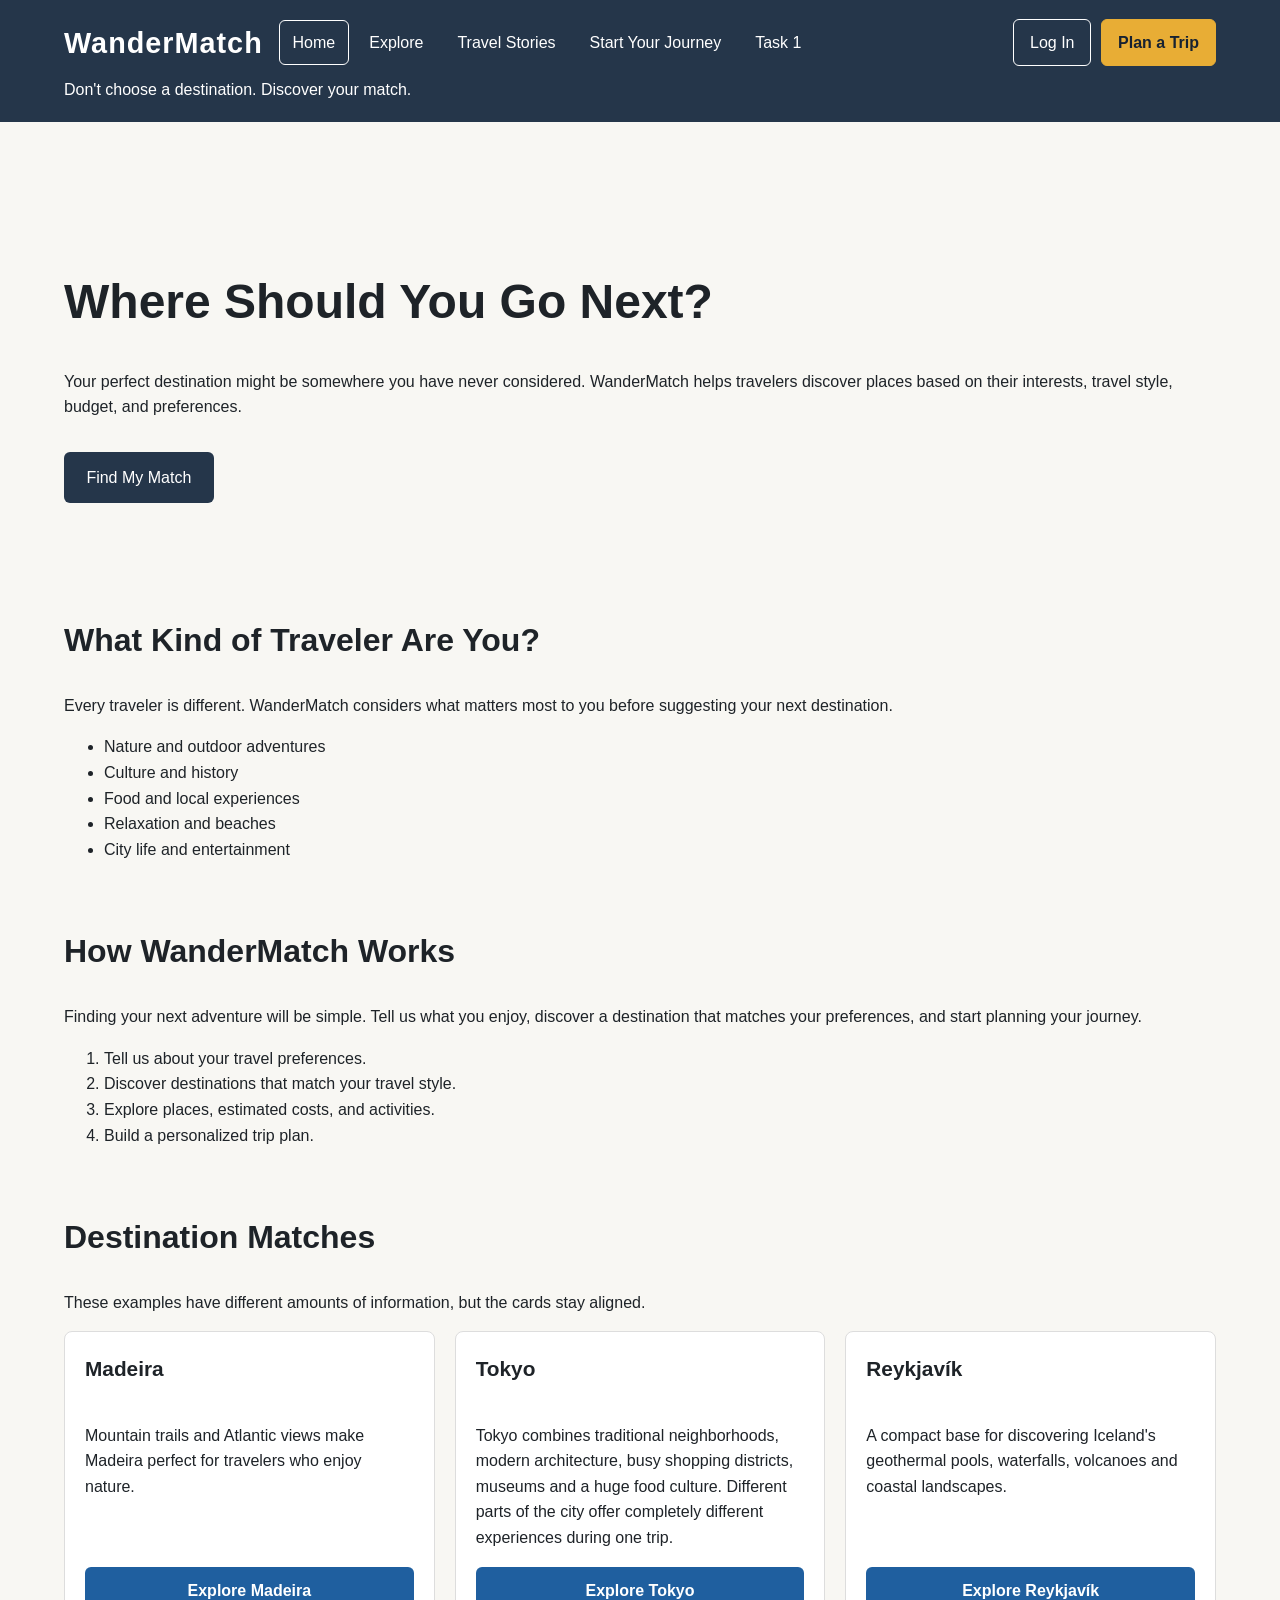
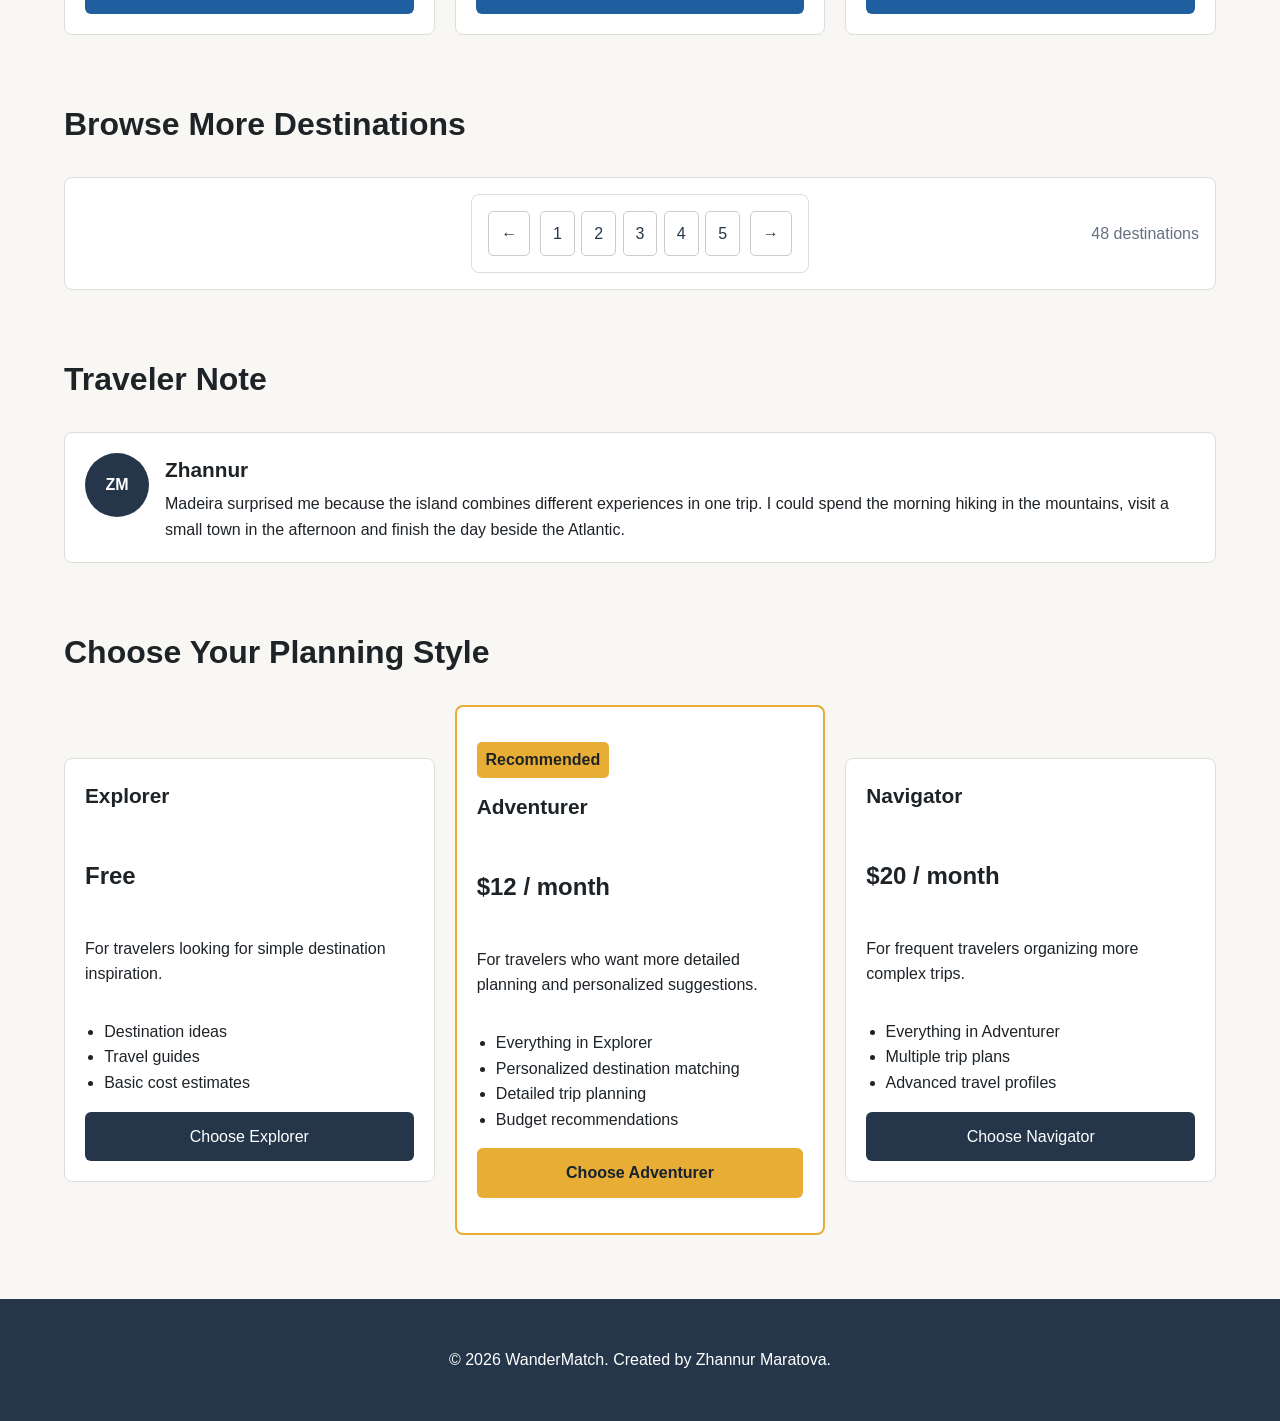
<file: index.html>
<!DOCTYPE html>
<html lang="en">
<head>
    <meta charset="UTF-8">
    <meta name="viewport" content="width=device-width, initial-scale=1.0">
    <link rel="stylesheet" href="css/style.css">
    <title>WanderMatch | Find Your Next Adventure</title>
</head>
<body>
    <header class="site-header">
        <div class="site-navbar">
            <a href="index.html" class="site-logo">WanderMatch</a>

            <nav class="site-links">
                <a href="index.html" class="active">Home</a>
                <a href="about.html">Explore</a>
                <a href="stories.html">Travel Stories</a>
                <a href="contact.html">Start Your Journey</a>
                <a href="task1.html">Task 1</a>
            </nav>

            <div class="nav-actions">
                <button type="button">Log In</button>
                <button type="button" class="primary-button">Plan a Trip</button>
            </div>
        </div>

        <p class="tagline">Don't choose a destination. Discover your match.</p>
    </header>

    <main>
        <section class="hero-section">
            <h1>Where Should You Go Next?</h1>
            <p>
                Your perfect destination might be somewhere you have never considered.
                WanderMatch helps travelers discover places based on their interests,
                travel style, budget, and preferences.
            </p>
            <a href="contact.html" class="main-button">Find My Match</a>
        </section>

        <section>
            <h2>What Kind of Traveler Are You?</h2>
            <p>
                Every traveler is different. WanderMatch considers what matters
                most to you before suggesting your next destination.
            </p>
            <ul>
                <li>Nature and outdoor adventures</li>
                <li>Culture and history</li>
                <li>Food and local experiences</li>
                <li>Relaxation and beaches</li>
                <li>City life and entertainment</li>
            </ul>
        </section>

        <section>
            <h2>How WanderMatch Works</h2>
            <p>
                Finding your next adventure will be simple. Tell us what you enjoy,
                discover a destination that matches your preferences, and start
                planning your journey.
            </p>
            <ol>
                <li>Tell us about your travel preferences.</li>
                <li>Discover destinations that match your travel style.</li>
                <li>Explore places, estimated costs, and activities.</li>
                <li>Build a personalized trip plan.</li>
            </ol>
        </section>

        <section>
            <h2>Destination Matches</h2>
            <p>These examples have different amounts of information, but the cards stay aligned.</p>

            <div class="destination-cards">
                <div class="destination-card">
                    <h3>Madeira</h3>
                    <p>Mountain trails and Atlantic views make Madeira perfect for travelers who enjoy nature.</p>
                    <button type="button" class="card-button">Explore Madeira</button>
                </div>

                <div class="destination-card">
                    <h3>Tokyo</h3>
                    <p>Tokyo combines traditional neighborhoods, modern architecture, busy shopping districts, museums and a huge food culture. Different parts of the city offer completely different experiences during one trip.</p>
                    <button type="button" class="card-button">Explore Tokyo</button>
                </div>

                <div class="destination-card">
                    <h3>Reykjavík</h3>
                    <p>A compact base for discovering Iceland's geothermal pools, waterfalls, volcanoes and coastal landscapes.</p>
                    <button type="button" class="card-button">Explore Reykjavík</button>
                </div>
            </div>
        </section>

        <section>
            <h2>Browse More Destinations</h2>

            <div class="pagination">
                <span class="pagination-space"></span>

                <div class="pagination -controls">
                    <button type="button">←</button>

                    <div class="page-numbers">
                        <a href="#">1</a>
                        <a href="#">2</a>
                        <a href="#">3</a>
                        <a href="#">4</a>
                        <a href="#">5</a>
                    </div>

                    <button type="button">→</button>
                </div>

                <span class="result-count">48 destinations</span>
            </div>
        </section>

        <section>
            <h2>Traveler Note</h2>

            <div class="comment">
                <div class="avatar">ZM</div>

                <div class="comment-content">
                    <h3>Zhannur</h3>
                    <p>
                        Madeira surprised me because the island combines different experiences in one trip.
                        I could spend the morning hiking in the mountains, visit a small town in the afternoon
                        and finish the day beside the Atlantic.
                    </p>
                </div>
            </div>
        </section>

        <section>
            <h2>Choose Your Planning Style</h2>

            <div class="pricing-plans">
                <div class="price-card">
                    <h3>Explorer</h3>
                    <p class="price">Free</p>
                    <p>For travelers looking for simple destination inspiration.</p>
                    <ul>
                        <li>Destination ideas</li>
                        <li>Travel guides</li>
                        <li>Basic cost estimates</li>
                    </ul>
                    <button type="button">Choose Explorer</button>
                </div>

                <div class="price-card recommended">
                    <span class="recommended-label">Recommended</span>
                    <h3>Adventurer</h3>
                    <p class="price">$12 / month</p>
                    <p>For travelers who want more detailed planning and personalized suggestions.</p>
                    <ul>
                        <li>Everything in Explorer</li>
                        <li>Personalized destination matching</li>
                        <li>Detailed trip planning</li>
                        <li>Budget recommendations</li>
                    </ul>
                    <button type="button" class="primary-button">Choose Adventurer</button>
                </div>

                <div class="price-card">
                    <h3>Navigator</h3>
                    <p class="price">$20 / month</p>
                    <p>For frequent travelers organizing more complex trips.</p>
                    <ul>
                        <li>Everything in Adventurer</li>
                        <li>Multiple trip plans</li>
                        <li>Advanced travel profiles</li>
                    </ul>
                    <button type="button">Choose Navigator</button>
                </div>
            </div>
        </section>
    </main>

    <footer>
        <p>&copy; 2026 WanderMatch. Created by Zhannur Maratova.</p>
    </footer>
</body>
</html>
</file>
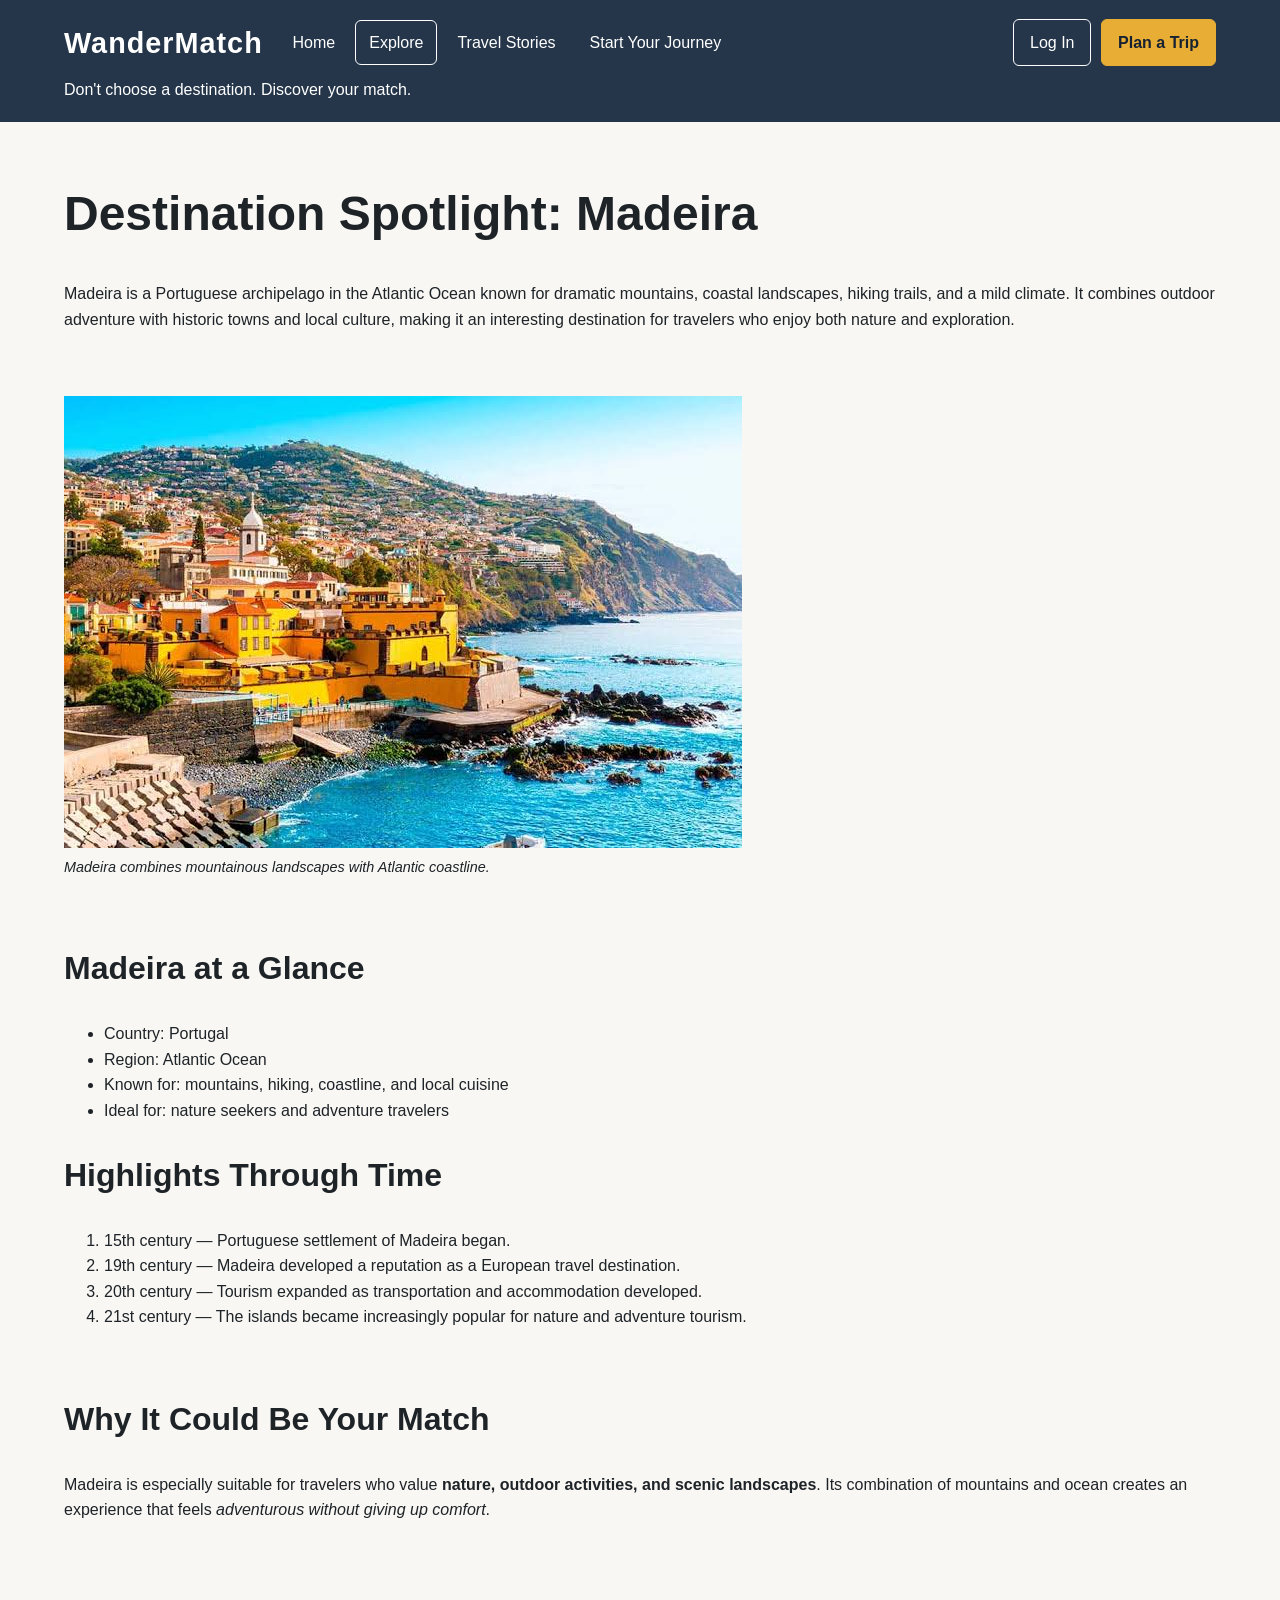
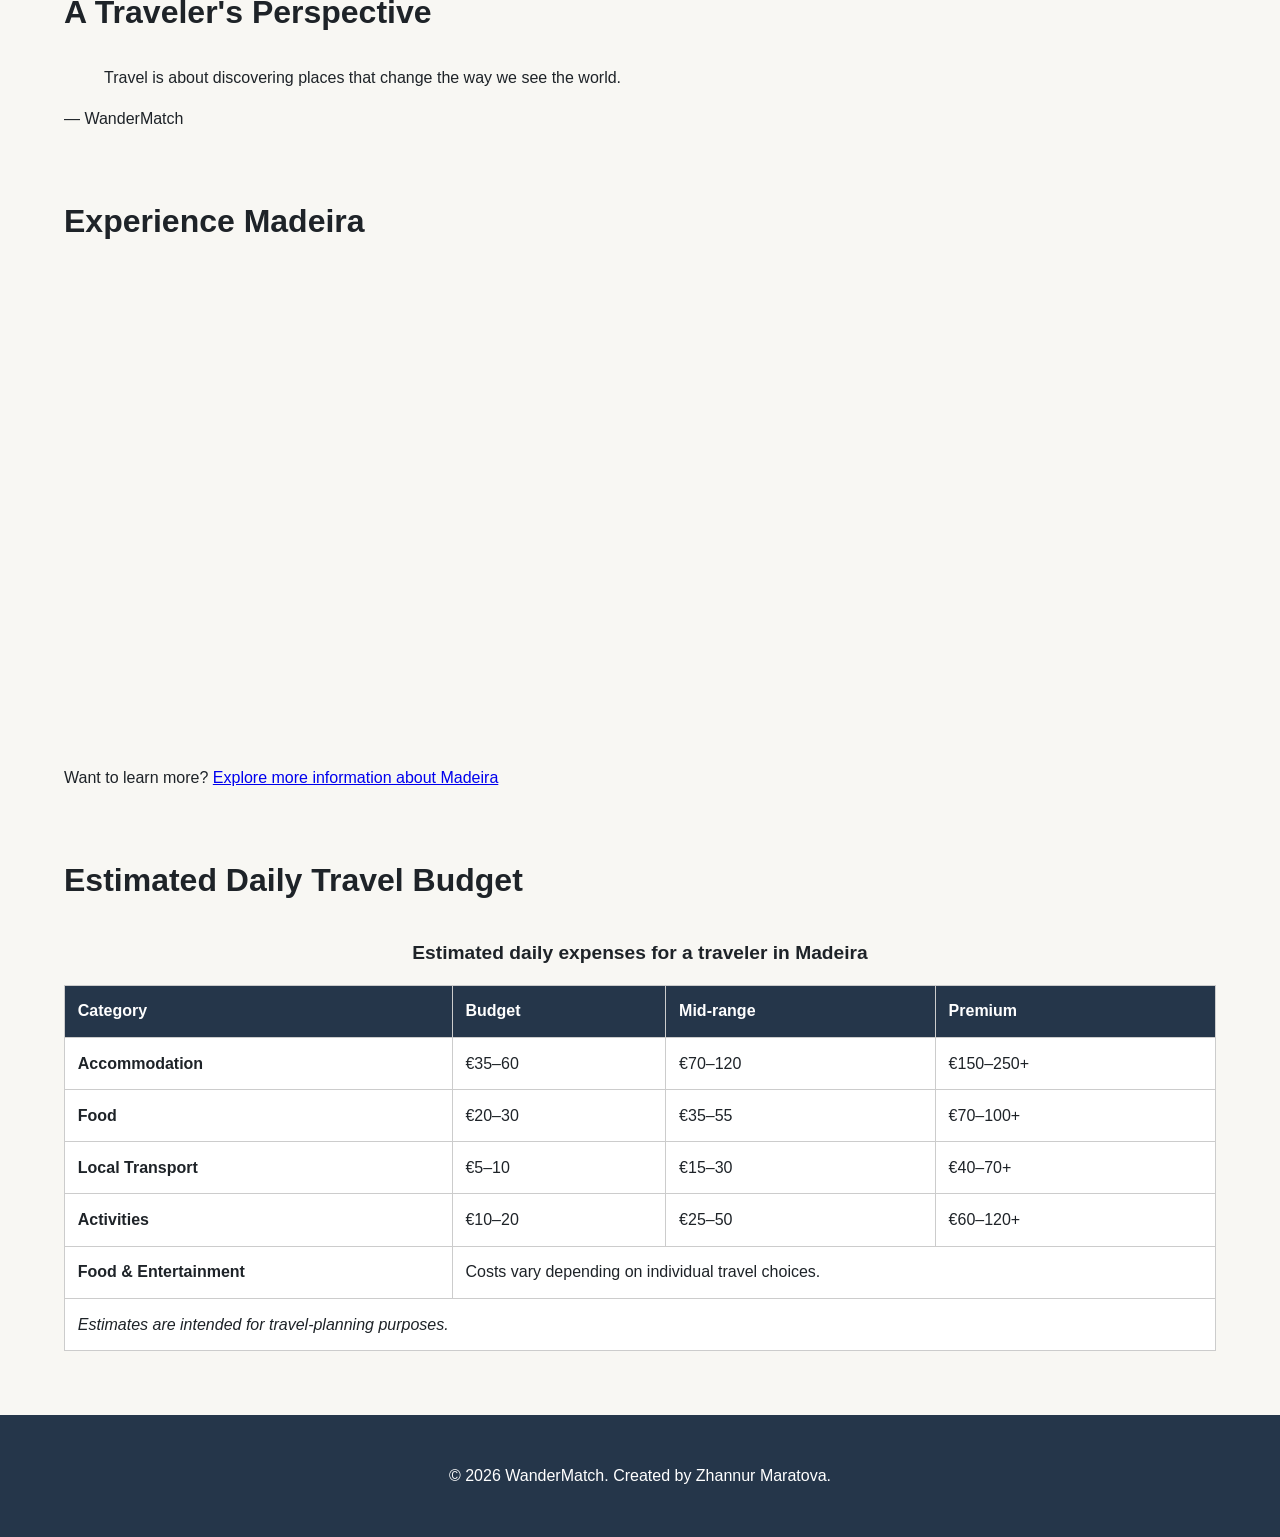
<file: about.html>
<!DOCTYPE html>
<html lang="en">
<head>
    <meta charset="UTF-8">
    <meta name="viewport" content="width=device-width, initial-scale=1.0">
    <link rel="stylesheet" href="css/style.css">
    <title>WanderMatch | Explore</title>
</head>
<body>
    <header class="site-header">
        <div class="site-navbar">
            <a href="index.html" class="site-logo">WanderMatch</a>

            <nav class="site-links">
                <a href="index.html">Home</a>
                <a href="about.html" class="active">Explore</a>
                <a href="stories.html">Travel Stories</a>
                <a href="contact.html">Start Your Journey</a>
            </nav>

            <div class="nav-actions">
                <button type="button">Log In</button>
                <button type="button" class="primary-button">Plan a Trip</button>
            </div>
        </div>

        <p class="tagline">Don't choose a destination. Discover your match.</p>
    </header>

<main>
    <section>
    <h1>Destination Spotlight: Madeira</h1>

    <p>
        Madeira is a Portuguese archipelago in the Atlantic Ocean known for
        dramatic mountains, coastal landscapes, hiking trails, and a mild
        climate. It combines outdoor adventure with historic towns and local
        culture, making it an interesting destination for travelers who enjoy
        both nature and exploration.
    </p>
</section>
<figure>
    <img src="images/madeira.jpeg"
         alt="Coastal landscape and hillside buildings in Madeira, Portugal">

    <figcaption>
        Madeira combines mountainous landscapes with Atlantic coastline.
    </figcaption>
</figure>
<section>
    <h2>Madeira at a Glance</h2>

    <ul>
        <li>Country: Portugal</li>
        <li>Region: Atlantic Ocean</li>
        <li>Known for: mountains, hiking, coastline, and local cuisine</li>
        <li>Ideal for: nature seekers and adventure travelers</li>
    </ul>

    <h2>Highlights Through Time</h2>

    <ol>
        <li>15th century — Portuguese settlement of Madeira began.</li>
        <li>19th century — Madeira developed a reputation as a European travel destination.</li>
        <li>20th century — Tourism expanded as transportation and accommodation developed.</li>
        <li>21st century — The islands became increasingly popular for nature and adventure tourism.</li>
    </ol>
</section>
<section>
    <h2>Why It Could Be Your Match</h2>

    <p>
        Madeira is especially suitable for travelers who value
        <strong>nature, outdoor activities, and scenic landscapes</strong>.
        Its combination of mountains and ocean creates an experience that
        feels <em>adventurous without giving up comfort</em>.
    </p>
</section>
<section>
    <h2>A Traveler's Perspective</h2>

    <blockquote>
        <p>
            Travel is about discovering places that change the way
            we see the world.
        </p>
    </blockquote>

    <p>— WanderMatch</p>
</section>
<section>
    <h2>Experience Madeira</h2>
    <iframe
    width="560"
    height="315"
    src="https://www.youtube.com/embed/0XuESn84s6U"
    title="Madeira travel video"
    allowfullscreen>
</iframe>
</section>

<p>
    Want to learn more?
    <a href="https://jillonjourney.com/madeira-travel-guide/"
       target="_blank"
       rel="noopener">
        Explore more information about Madeira
    </a>
</p>
<section>
    <h2>Estimated Daily Travel Budget</h2>

    <table>
        <caption>
            Estimated daily expenses for a traveler in Madeira
        </caption>

        <thead>
            <tr>
                <th scope="col">Category</th>
                <th scope="col">Budget</th>
                <th scope="col">Mid-range</th>
                <th scope="col">Premium</th>
            </tr>
        </thead>

        <tbody>
            <tr>
                <th scope="row">Accommodation</th>
                <td>€35–60</td>
                <td>€70–120</td>
                <td>€150–250+</td>
            </tr>

            <tr>
                <th scope="row">Food</th>
                <td>€20–30</td>
                <td>€35–55</td>
                <td>€70–100+</td>
            </tr>

            <tr>
                <th scope="row">Local Transport</th>
                <td>€5–10</td>
                <td>€15–30</td>
                <td>€40–70+</td>
            </tr>

            <tr>
                <th scope="row">Activities</th>
                <td>€10–20</td>
                <td>€25–50</td>
                <td>€60–120+</td>
            </tr>

            <tr>
                <th scope="row">Food &amp; Entertainment</th>
                <td colspan="3"> Costs vary depending on individual travel choices. </td>
            </tr>
        </tbody>
        
        <tfoot>
            <tr>
                <td colspan="4">
                    Estimates are intended for travel-planning purposes.
                </td>
            </tr>
        </tfoot>
    </table>
</section>
</main>

<footer>
    <p>&copy; 2026 WanderMatch. Created by Zhannur Maratova.</p>
</footer>
</body>
</html>
</file>
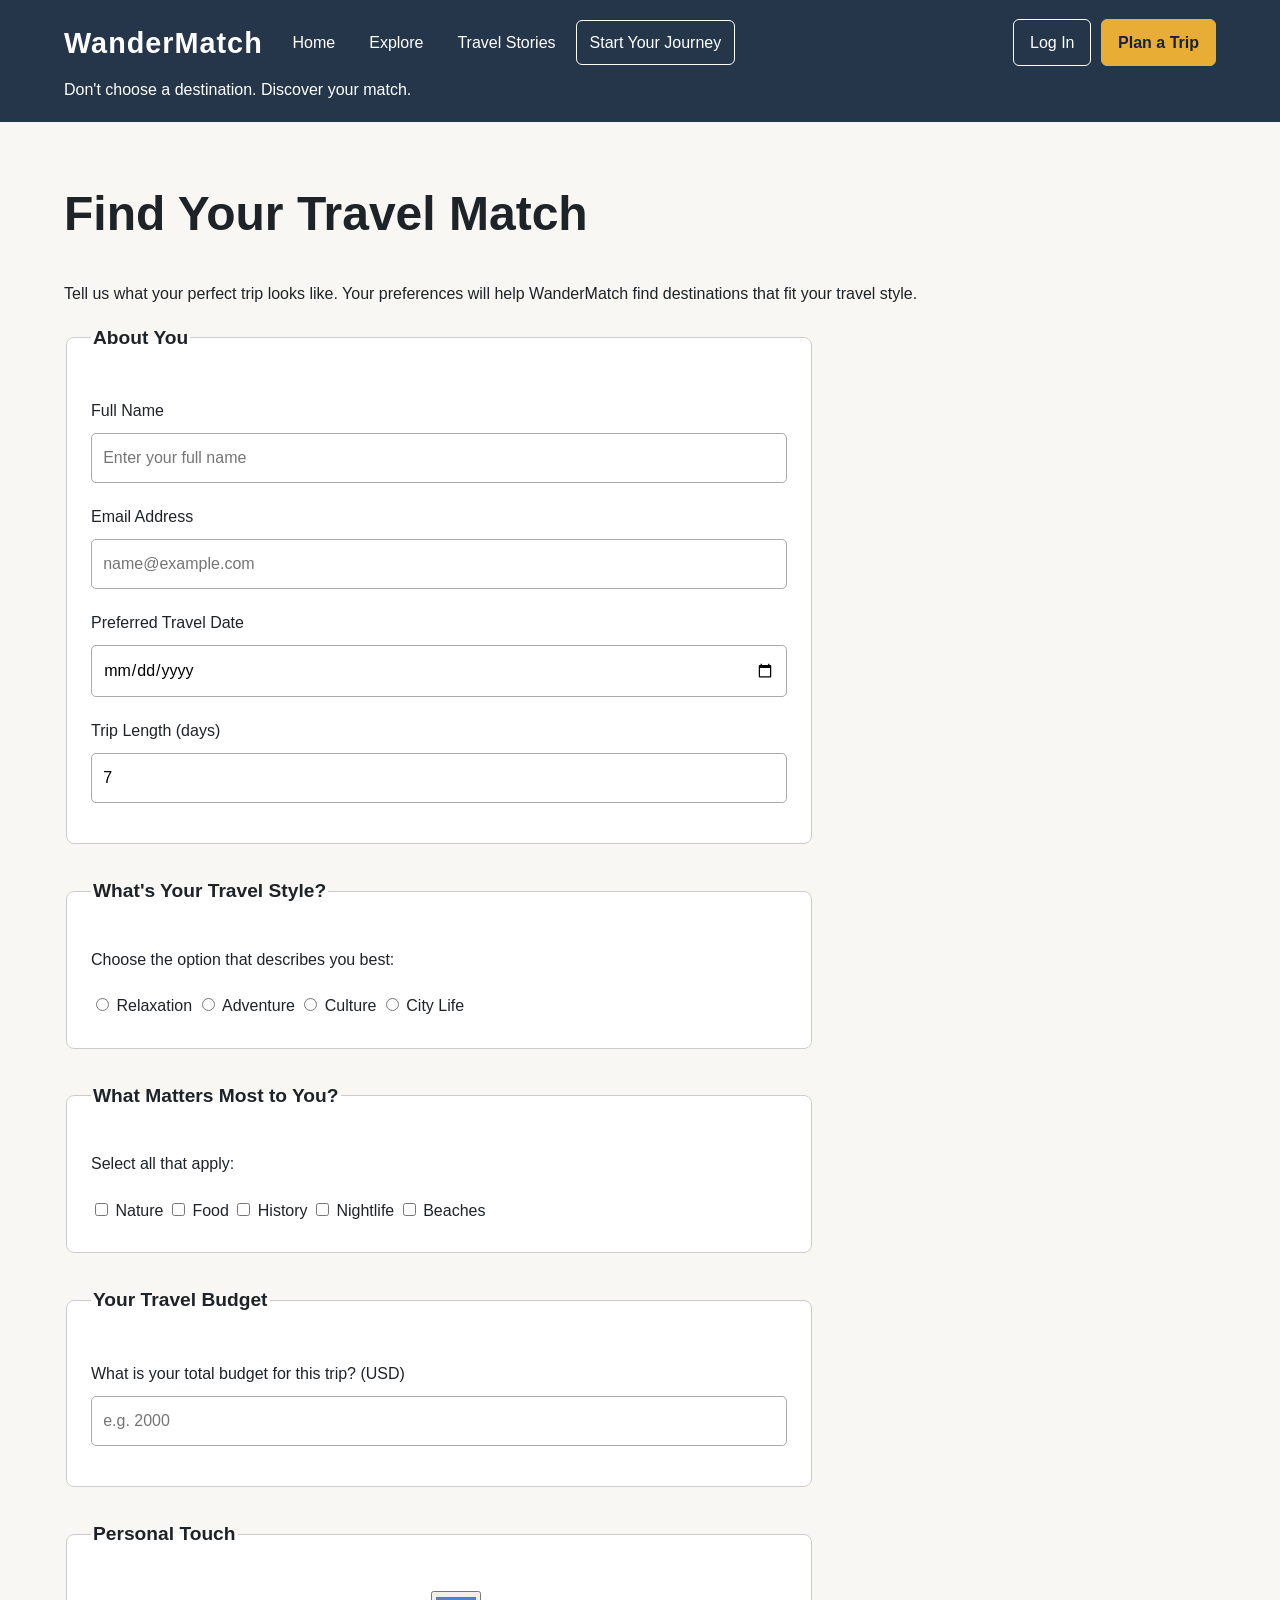
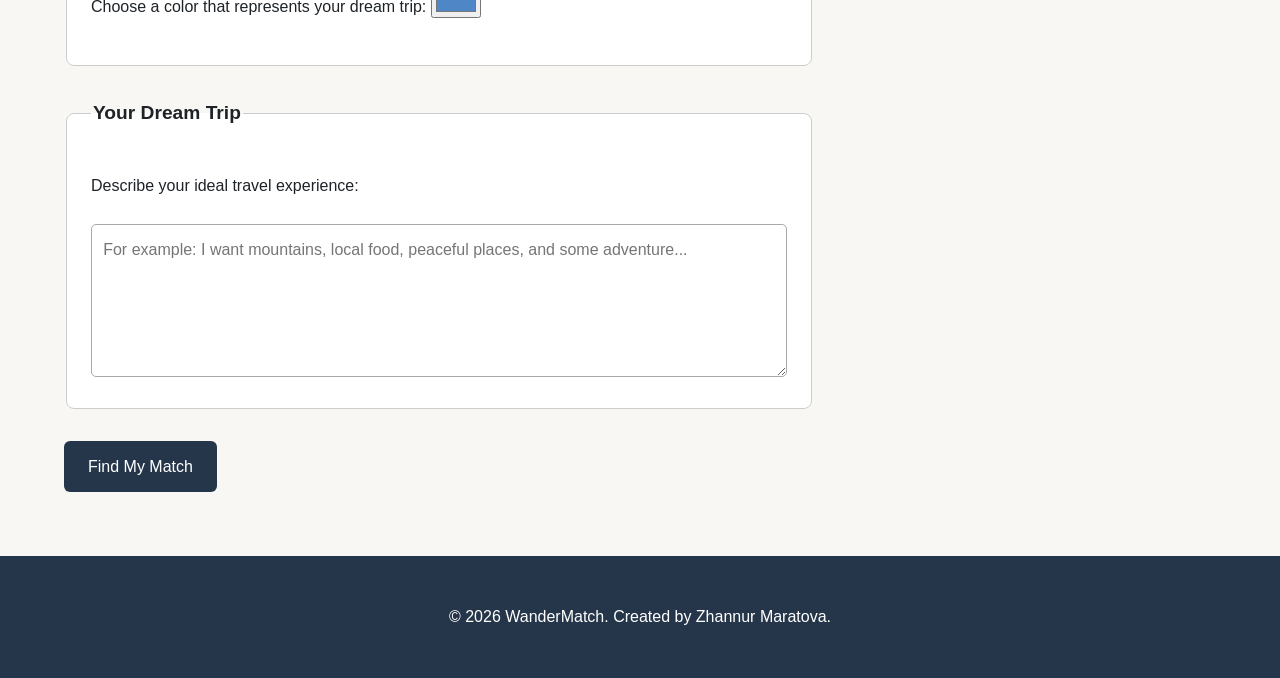
<file: contact.html>
<!DOCTYPE html>
<html lang="en">
<head>
    <meta charset="UTF-8">
    <meta name="viewport" content="width=device-width, initial-scale=1.0">
    <link rel="stylesheet" href="css/style.css">
    <title>WanderMatch | Find Your Match</title>
</head>
<body>
    <header class="site-header">
        <div class="site-navbar">
            <a href="index.html" class="site-logo">WanderMatch</a>

            <nav class="site-links">
                <a href="index.html">Home</a>
                <a href="about.html">Explore</a>
                <a href="stories.html">Travel Stories</a>
                <a href="contact.html" class="active">Start Your Journey</a>
            </nav>

            <div class="nav-actions">
                <button type="button">Log In</button>
                <button type="button" class="primary-button">Plan a Trip</button>
            </div>
        </div>

        <p class="tagline">Don't choose a destination. Discover your match.</p>
    </header>

<main>
    <section>
    <h1>Find Your Travel Match</h1>

    <p>
        Tell us what your perfect trip looks like. Your preferences will help
        WanderMatch find destinations that fit your travel style.
    </p>

    <form action="#" method="post">

        <fieldset>
            <legend>About You</legend>

            <p>
                <label for="full-name">Full Name</label>
                <input
                    type="text"
                    id="full-name"
                    name="full-name"
                    placeholder="Enter your full name"
                    required>
            </p>

            <p>
                <label for="email">Email Address</label>
                <input
                    type="email"
                    id="email"
                    name="email"
                    placeholder="name@example.com"
                    required>
            </p>

            <p>
                <label for="travel-date">Preferred Travel Date</label>
                <input
                    type="date"
                    id="travel-date"
                    name="travel-date">
            </p>

            <p>
                <label for="trip-length">Trip Length (days)</label>
                <input
                    type="number"
                    id="trip-length"
                    name="trip-length"
                    min="1"
                    max="30"
                    value="7">
            </p>
        </fieldset>
                <fieldset>
            <legend>What's Your Travel Style?</legend>

            <p>Choose the option that describes you best:</p>

            <input
                type="radio"
                id="relaxation"
                name="travel-style"
                value="relaxation"
                required>
            <label for="relaxation">Relaxation</label>

            <input
                type="radio"
                id="adventure"
                name="travel-style"
                value="adventure">
            <label for="adventure">Adventure</label>

            <input
                type="radio"
                id="culture"
                name="travel-style"
                value="culture">
            <label for="culture">Culture</label>

            <input
                type="radio"
                id="city"
                name="travel-style"
                value="city">
            <label for="city">City Life</label>
        </fieldset>
             <fieldset>
            <legend>What Matters Most to You?</legend>

            <p>Select all that apply:</p>

            <input
                type="checkbox"
                id="nature"
                name="interests"
                value="nature">
            <label for="nature">Nature</label>

            <input
                type="checkbox"
                id="food"
                name="interests"
                value="food">
            <label for="food">Food</label>

            <input
                type="checkbox"
                id="history"
                name="interests"
                value="history">
            <label for="history">History</label>

            <input
                type="checkbox"
                id="nightlife"
                name="interests"
                value="nightlife">
            <label for="nightlife">Nightlife</label>

            <input
                type="checkbox"
                id="beaches"
                name="interests"
                value="beaches">
            <label for="beaches">Beaches</label>
        </fieldset>
        <fieldset>

            <legend>Your Travel Budget</legend>
            <p>
                <label for="travel-budget">
            What is your total budget for this trip? (USD)
        </label>

        <input
            type="number"
            id="travel-budget"
            name="travel-budget"
            min="100"
            max="50000"
            step="50"
            placeholder="e.g. 2000"
            required>
        
        </p>
        </fieldset>
        <fieldset>
            <legend>Personal Touch</legend>

            <p>
                <label for="travel-color">
                    Choose a color that represents your dream trip:
                </label>

                <input
                    type="color"
                    id="travel-color"
                    name="travel-color"
                    value="#4f86c6">
            </p>
        </fieldset>  
            <fieldset>
            <legend>Your Dream Trip</legend>

            <p>
                <label for="dream-trip">
                    Describe your ideal travel experience:
                </label>
            </p>

            <textarea
                id="dream-trip"
                name="dream-trip"
                rows="5"
                cols="40"
                placeholder="For example: I want mountains, local food, peaceful places, and some adventure..."></textarea>
        </fieldset>
            <p>
            <button type="submit">Find My Match</button>
        </p>

    </form>
</section>     
</main>

<footer>
    <p>&copy; 2026 WanderMatch. Created by Zhannur Maratova.</p>
</footer>
</body>
</html>
</file>
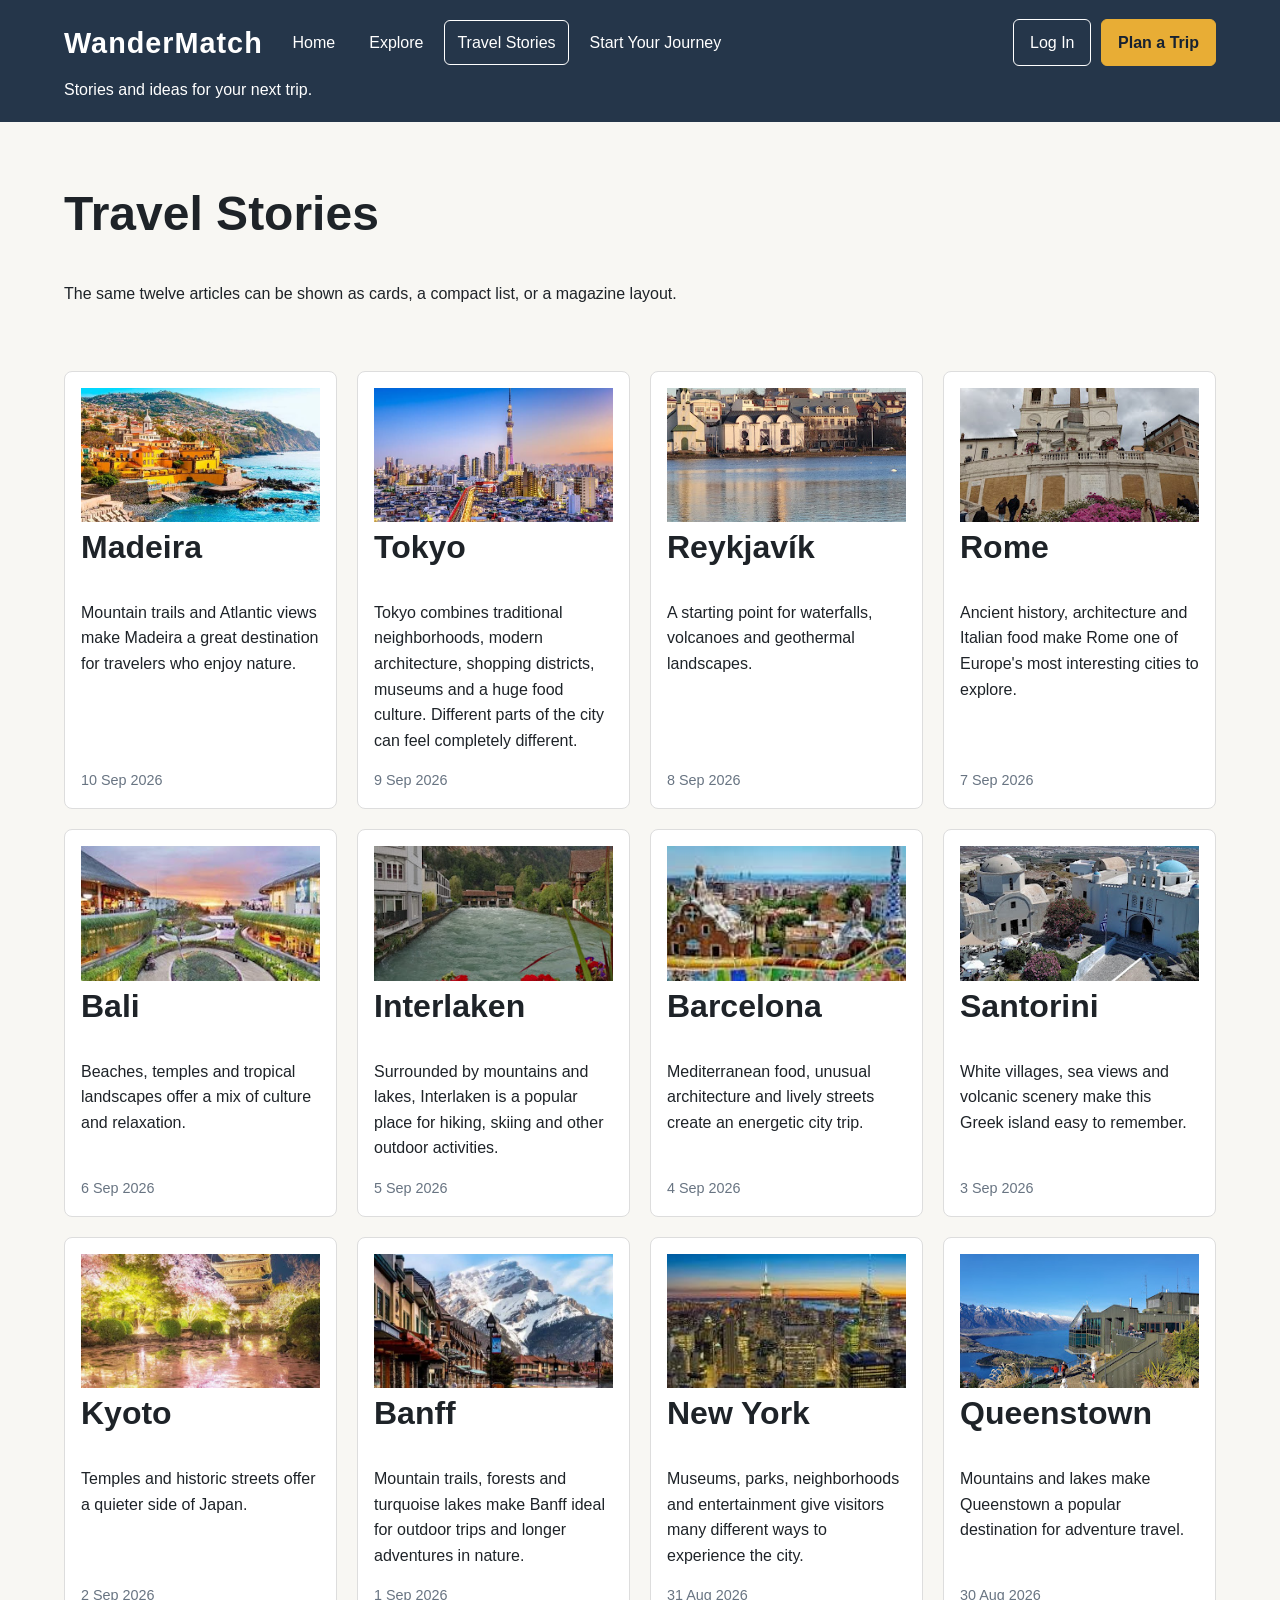
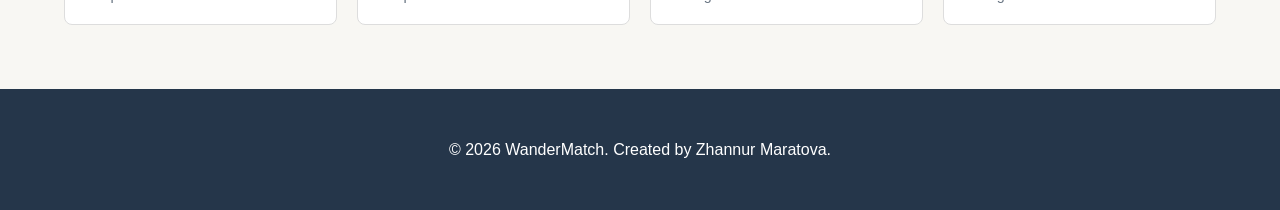
<file: stories.html>
<!DOCTYPE html>
<html lang="en">
<head>
    <meta charset="UTF-8">
    <meta name="viewport" content="width=device-width, initial-scale=1.0">
    <link rel="stylesheet" href="css/style.css">
    <title>WanderMatch | Travel Stories</title>
</head>
<body>
    <header class="site-header">
        <div class="site-navbar">
            <a href="index.html" class="site-logo">WanderMatch</a>

            <nav class="site-links">
                <a href="index.html">Home</a>
                <a href="about.html">Explore</a>
                <a href="stories.html" class="active">Travel Stories</a>
                <a href="contact.html">Start Your Journey</a>
            </nav>

            <div class="nav-actions">
                <button type="button">Log In</button>
                <button type="button" class="primary-button">Plan a Trip</button>
            </div>
        </div>

        <p class="tagline">Stories and ideas for your next trip.</p>
    </header>

    <main class="stories-main">
        <section>
            <h1>Travel Stories</h1>
            <p>The same twelve articles can be shown as cards, a compact list, or a magazine layout.</p>
        </section>

        <div class="articles grid-mode">
            <article class="travel-article lead">
                <img src="images/story-madeira.jpg" alt="Travel story image for Madeira">
                <div class="article-text">
                    <h2>Madeira</h2>
                    <p>Mountain trails and Atlantic views make Madeira a great destination for travelers who enjoy nature.</p>
                </div>
                <time datetime="2026-09-10">10 Sep 2026</time>
            </article>

            <article class="travel-article">
                <img src="images/story-tokyo.jpg" alt="Travel story image for Tokyo">
                <div class="article-text">
                    <h2>Tokyo</h2>
                    <p>Tokyo combines traditional neighborhoods, modern architecture, shopping districts, museums and a huge food culture. Different parts of the city can feel completely different.</p>
                </div>
                <time datetime="2026-09-09">9 Sep 2026</time>
            </article>

            <article class="travel-article">
                <img src="images/story-reykjavik.jpg" alt="Travel story image for Reykjavik">
                <div class="article-text">
                    <h2>Reykjavík</h2>
                    <p>A starting point for waterfalls, volcanoes and geothermal landscapes.</p>
                </div>
                <time datetime="2026-09-08">8 Sep 2026</time>
            </article>

            <article class="travel-article">
                <img src="images/story-rome.jpg" alt="Travel story image for Rome">
                <div class="article-text">
                    <h2>Rome</h2>
                    <p>Ancient history, architecture and Italian food make Rome one of Europe's most interesting cities to explore.</p>
                </div>
                <time datetime="2026-09-07">7 Sep 2026</time>
            </article>

            <article class="travel-article">
                <img src="images/story-bali.jpg" alt="Travel story image for Bali">
                <div class="article-text">
                    <h2>Bali</h2>
                    <p>Beaches, temples and tropical landscapes offer a mix of culture and relaxation.</p>
                </div>
                <time datetime="2026-09-06">6 Sep 2026</time>
            </article>

            <article class="travel-article">
                <img src="images/story-interlaken.jpg" alt="Travel story image for Interlaken">
                <div class="article-text">
                    <h2>Interlaken</h2>
                    <p>Surrounded by mountains and lakes, Interlaken is a popular place for hiking, skiing and other outdoor activities.</p>
                </div>
                <time datetime="2026-09-05">5 Sep 2026</time>
            </article>

            <article class="travel-article">
                <img src="images/story-barcelona.jpg" alt="Travel story image for Barcelona">
                <div class="article-text">
                    <h2>Barcelona</h2>
                    <p>Mediterranean food, unusual architecture and lively streets create an energetic city trip.</p>
                </div>
                <time datetime="2026-09-04">4 Sep 2026</time>
            </article>

            <article class="travel-article">
                <img src="images/story-santorini.jpg" alt="Travel story image for Santorini">
                <div class="article-text">
                    <h2>Santorini</h2>
                    <p>White villages, sea views and volcanic scenery make this Greek island easy to remember.</p>
                </div>
                <time datetime="2026-09-03">3 Sep 2026</time>
            </article>

            <article class="travel-article">
                <img src="images/story-kyoto.jpg" alt="Travel story image for Kyoto">
                <div class="article-text">
                    <h2>Kyoto</h2>
                    <p>Temples and historic streets offer a quieter side of Japan.</p>
                </div>
                <time datetime="2026-09-02">2 Sep 2026</time>
            </article>

            <article class="travel-article">
                <img src="images/story-banff.jpg" alt="Travel story image for Banff">
                <div class="article-text">
                    <h2>Banff</h2>
                    <p>Mountain trails, forests and turquoise lakes make Banff ideal for outdoor trips and longer adventures in nature.</p>
                </div>
                <time datetime="2026-09-01">1 Sep 2026</time>
            </article>

            <article class="travel-article">
                <img src="images/story-new-york.jpg" alt="Travel story image for New York">
                <div class="article-text">
                    <h2>New York</h2>
                    <p>Museums, parks, neighborhoods and entertainment give visitors many different ways to experience the city.</p>
                </div>
                <time datetime="2026-08-31">31 Aug 2026</time>
            </article>

            <article class="travel-article">
                <img src="images/story-queenstown.jpg" alt="Travel story image for Queenstown">
                <div class="article-text">
                    <h2>Queenstown</h2>
                    <p>Mountains and lakes make Queenstown a popular destination for adventure travel.</p>
                </div>
                <time datetime="2026-08-30">30 Aug 2026</time>
            </article>
        </div>
    </main>

    <footer>
        <p>&copy; 2026 WanderMatch. Created by Zhannur Maratova.</p>
    </footer>
</body>
</html>
</file>
<file: css/style.css>
* {
    box-sizing: border-box;
}

body {
    margin: 0;
    background-color: #f8f7f3;
    color: #1e2328;
    font-family: Arial, Helvetica, sans-serif;
    line-height: 1.6;
}

.container {
    display: grid;
    grid-template-columns: repeat(6, 1fr);
    grid-template-rows: repeat(6, 1fr);
    width: 70vmin;
    aspect-ratio: 1;
    gap: 0.6vmin;
    margin: auto;
    background-color: black;
}

.black {
    background-color: black;
    grid-column: 4 / 5;
    grid-row: 4 / 7;
}

.blue {
    background-color: blue;
    grid-column: 1 / 3;
    grid-row: 1 / 4;
}

.white1 {
    background-color: white;
    grid-column: 3 / 7;
    grid-row: 1 / 2;
}

.yellow {
    background-color: yellow;
    grid-column: 3 / 5;
    grid-row: 2 / 4;
}

.white2 {
    background-color: white;
    grid-column: 5 / 7;
    grid-row: 2 / 5;
}

.red {
    background-color: red;
    grid-column: 1 / 4;
    grid-row: 4 / 7;
}

.white3 {
    background-color: white;
    grid-column: 5 / 7;
    grid-row: 5 / 7;
}

main {
    width: 90%;
    margin: 0 auto;
}

section {
    margin: 4rem 0;
}

h1 {
    font-size: 3rem;
    line-height: 1.15;
}

h2 {
    font-size: 2rem;
}

h3 {
    font-size: 1.3rem;
}

p {
    font-size: 1rem;
}

button {
    font: inherit;
    cursor: pointer;
}

.site-header {
    background-color: #25364a;
    color: white;
    padding: 1.2rem 5%;
}

.site-navbar {
    display: flex;
    align-items: center;
    flex-wrap: wrap;
    gap: 1rem;
}

.site-logo {
    color: white;
    text-decoration: none;
    font-size: 1.8rem;
    font-weight: bold;
    letter-spacing: 1px;
}

.site-links {
    display: flex;
    flex-wrap: wrap;
    gap: 0.4rem;
}

.site-links a {
    color: white;
    text-decoration: none;
    padding: 0.55rem 0.8rem;
    border: 1px solid transparent;
    border-radius: 6px;
}

.site-links a:hover {
    background-color: white;
    color: #25364a;
}

.site-links a.active {
    border-color: white;
}

.nav-actions {
    display: flex;
    gap: 0.6rem;
    margin-left: auto;
}

.nav-actions button {
    padding: 0.6rem 1rem;
    border: 1px solid white;
    border-radius: 6px;
    background-color: transparent;
    color: white;
}

.nav-actions .primary-button,
.primary-button {
    background-color: #e8ad35;
    color: #172231;
    border-color: #e8ad35;
    font-weight: bold;
}

.tagline {
    margin: 0.7rem 0 0;
}

.hero-section {
    padding: 3rem 0;
}

.main-button {
    display: inline-block;
    margin-top: 1rem;
    padding: 0.8rem 1.4rem;
    background-color: #25364a;
    color: white;
    text-decoration: none;
    border-radius: 6px;
}

.main-button:hover,
button:hover {
    opacity: 0.85;
}

.destination-cards {
    display: flex;
    flex-wrap: wrap;
    align-items: stretch;
    gap: 1.25rem;
}

.destination-card {
    flex: 1 1 15rem;
    display: flex;
    flex-direction: column;
    padding: 1.25rem;
    background-color: white;
    border: 1px solid #dddddd;
    border-radius: 8px;
}

.destination-card h3 {
    margin-top: 0;
}

.card-button {
    margin-top: auto;
    padding: 0.7rem 1rem;
    border: none;
    border-radius: 6px;
    background-color: #1f5f9f;
    color: white;
    font-weight: bold;
}

.pagination {
    display: flex;
    align-items: center;
    flex-wrap: wrap;
    gap: 0.6rem;
    padding: 1rem;
    background-color: white;
    border: 1px solid #dddddd;
    border-radius: 8px;
}

.pagination-space,
.result-count {
    flex: 1;
}

.pagination-controls,
.page-numbers {
    display: flex;
    align-items: center;
    gap: 0.4rem;
}

.pagination button,
.pagination a {
    padding: 0.55rem 0.75rem;
    background-color: white;
    color: #25364a;
    border: 1px solid #cccccc;
    border-radius: 5px;
    text-decoration: none;
}

.result-count {
    text-align: right;
    color: #657080;
}

.comment {
    display: flex;
    align-items: flex-start;
    gap: 1rem;
    padding: 1.25rem;
    background-color: white;
    border: 1px solid #dddddd;
    border-radius: 8px;
}

.avatar {
    flex-shrink: 0;
    width: 4rem;
    height: 4rem;
    display: flex;
    align-items: center;
    justify-content: center;
    border-radius: 50%;
    background-color: #25364a;
    color: white;
    font-weight: bold;
}

.comment-content {
    flex: 1;
}

.comment-content h3 {
    margin-top: 0;
    margin-bottom: 0.3rem;
}

.comment-content p {
    margin: 0;
}

.pricing-plans {
    display: flex;
    align-items: center;
    flex-wrap: wrap;
    gap: 1.25rem;
}

.price-card {
    flex: 1 1 15rem;
    display: flex;
    flex-direction: column;
    padding: 1.25rem;
    background-color: white;
    border: 1px solid #dddddd;
    border-radius: 8px;
}

.price-card h3 {
    margin-top: 0;
}

.price {
    font-size: 1.5rem;
    font-weight: bold;
}

.price-card ul {
    padding-left: 1.2rem;
}

.price-card button {
    margin-top: auto;
    padding: 0.75rem;
    border: none;
    border-radius: 6px;
    background-color: #25364a;
    color: white;
}

.price-card .primary-button {
    background-color: #e8ad35;
    color: #172231;
}

.recommended {
    padding-top: 2.2rem;
    padding-bottom: 2.2rem;
    border: 2px solid #e8ad35;
}

.recommended-label {
    align-self: flex-start;
    margin-bottom: 0.8rem;
    padding: 0.3rem 0.55rem;
    background-color: #e8ad35;
    border-radius: 5px;
    font-weight: bold;
}

img {
    max-width: 100%;
    height: auto;
    display: block;
}

figure {
    margin: 2rem 0;
}

figure img {
    max-width: 750px;
}

figcaption {
    margin-top: 0.5rem;
    font-size: 0.9rem;
    font-style: italic;
}

iframe {
    width: 100%;
    max-width: 750px;
    height: 420px;
    border: 0;
}

table {
    width: 100%;
    border-collapse: collapse;
    margin-top: 2rem;
    background-color: white;
}

caption {
    font-size: 1.2rem;
    font-weight: bold;
    margin-bottom: 1rem;
}

th,
td {
    border: 1px solid #cccccc;
    padding: 0.8rem;
    text-align: left;
}

thead {
    background-color: #25364a;
    color: white;
}

tfoot {
    font-style: italic;
}

form {
    max-width: 750px;
}

fieldset {
    margin-bottom: 2rem;
    padding: 1.5rem;
    background-color: white;
    border: 1px solid #cccccc;
    border-radius: 8px;
}

legend {
    font-size: 1.2rem;
    font-weight: bold;
}

label {
    display: inline-block;
    margin: 0.3rem 0;
}

input,
textarea {
    font: inherit;
}

input[type="text"],
input[type="email"],
input[type="date"],
input[type="number"],
textarea {
    width: 100%;
    padding: 0.7rem;
    margin-top: 0.3rem;
    border: 1px solid #aaaaaa;
    border-radius: 5px;
}

input:focus,
textarea:focus {
    outline: 3px solid #7da7d9;
    outline-offset: 2px;
}

form button {
    padding: 0.8rem 1.5rem;
    background-color: #25364a;
    color: white;
    border: none;
    border-radius: 6px;
    font-size: 1rem;
}

.stories-main {
    width: 90%;
}

.articles {
    display: grid;
    gap: 1.25rem;
    margin-bottom: 4rem;
}

.travel-article {
    display: flex;
    background-color: white;
    border: 1px solid #dddddd;
    border-radius: 8px;
    overflow: hidden;
}

.travel-article img {
    width: 100%;
    aspect-ratio: 16 / 9;
    object-fit: cover;
}

.article-text {
    flex: 1;
}

.article-text h2 {
    margin-top: 0;
}

.travel-article time {
    color: #687482;
    font-size: 0.9rem;
}

.grid-mode {
    grid-template-columns: repeat(auto-fit, minmax(220px, 1fr));
}

.grid-mode .travel-article {
    flex-direction: column;
    padding: 1rem;
}

magazine-mode {
    grid-template-columns: repeat(auto-fit, minmax(110px, 1fr));
}

.magazine-mode .travel-article {
    flex-direction: column;
    padding: 1rem;
}

.magazine-mode .lead {
    grid-column: span 2;
    grid-row: span 2;
    background-color: #25364a;
    color: white;
}

.magazine-mode .lead time {
    color: #e8ad35;
}

.magazine-mode time {
    margin-top: auto;
}

footer {
    margin-top: 4rem;
    padding: 2rem 5%;
    background-color: #25364a;
    color: white;
    text-align: center;
}
</file>
